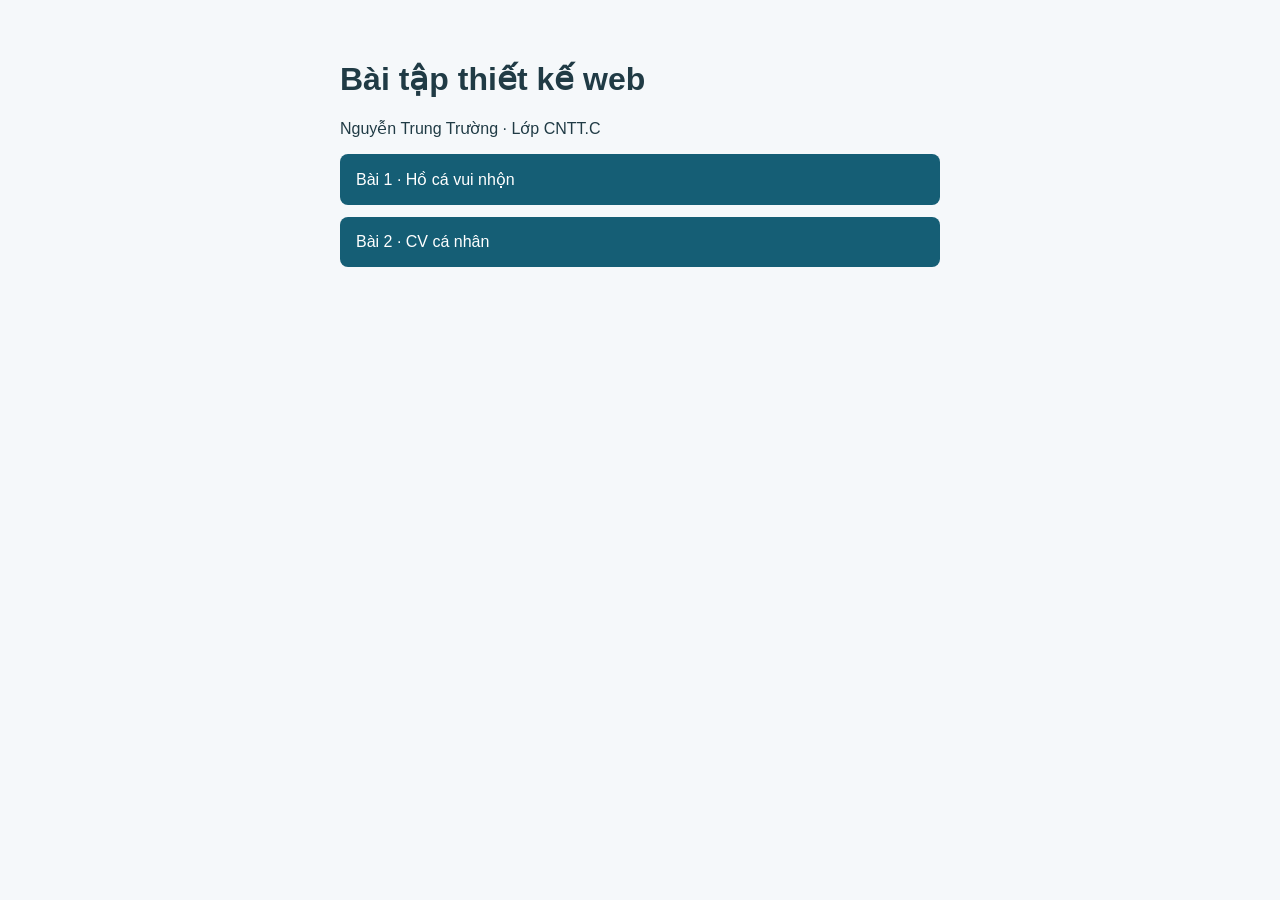
<file: index.html>
<!DOCTYPE html>
<html lang="vi">
<head>
    <meta charset="UTF-8">
    <meta name="viewport" content="width=device-width, initial-scale=1">
    <title>Bài tập thiết kế web | Nguyễn Trung Trường</title>
    <style>
        body {
            max-width: 600px;
            margin: 60px auto;
            padding: 0 20px;
            font-family: Arial, sans-serif;
            background: #f5f8fa;
            color: #203b45;
        }

        nav a {
            display: block;
            margin: 12px 0;
            padding: 16px;
            border-radius: 8px;
            background: #155e75;
            color: white;
            text-decoration: none;
        }

        nav a:hover, nav a:focus {
            background: #0c4659;
            text-decoration: underline;
        }
    </style>
</head>
<body>
    <main>
        <h1>Bài tập thiết kế web</h1>
        <p>Nguyễn Trung Trường · Lớp CNTT.C</p>
        <nav aria-label="Danh sách bài tập">
            <a href="hocavuinhon/index.html">Bài 1 · Hồ cá vui nhộn</a>
            <a href="cv/index.html">Bài 2 · CV cá nhân</a>
        </nav>
    </main>
</body>
</html>
</file>
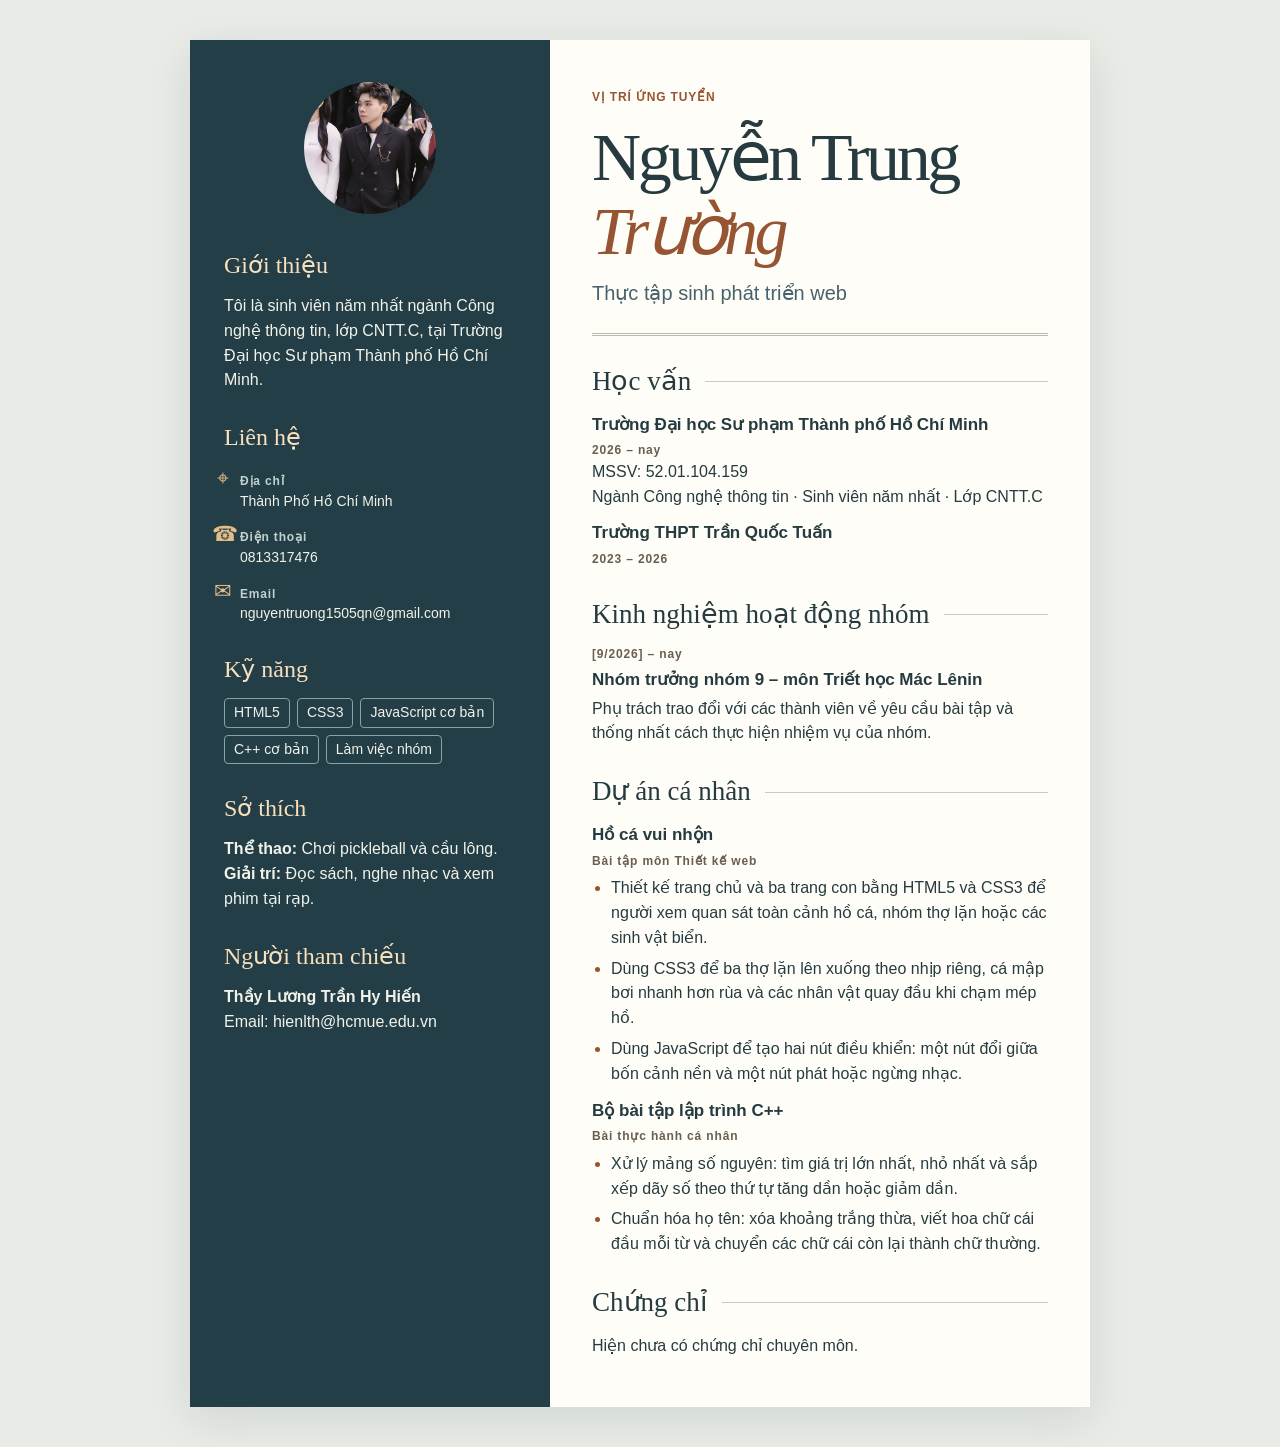
<file: cv/index.html>
<!doctype html>
<html lang="vi">
<head>
  <meta charset="utf-8">
  <meta name="viewport" content="width=device-width, initial-scale=1">
  <title>Nguyễn Trung Trường | CV cá nhân</title>
  <link rel="stylesheet" href="style.css">
</head>
<body>
  <main class="cv">
    <aside class="ho-so" aria-label="Thông tin cá nhân">
      <img class="avatar" src="images/avatar.jpg" alt="Ảnh Nguyễn Trung Trường">
      <section>
        <h2>Giới thiệu</h2>
        <p>Tôi là sinh viên năm nhất ngành Công nghệ thông tin, lớp CNTT.C, tại Trường Đại học Sư phạm Thành phố Hồ Chí Minh.</p>
      </section>
      <section>
        <h2>Liên hệ</h2>
        <ul class="lien-he">
          <li><span aria-hidden="true">⌖</span><div><b>Địa chỉ</b>Thành Phố Hồ Chí Minh</div></li>
          <li><span aria-hidden="true">☎</span><div><b>Điện thoại</b>0813317476</div></li>
          <li><span aria-hidden="true">✉</span><div><b>Email</b>nguyentruong1505qn@gmail.com</div></li>
        </ul>
      </section>
      <section>
        <h2>Kỹ năng</h2>
        <ul class="ky-nang">
    <li>HTML5</li>
    <li>CSS3</li>
    <li>JavaScript cơ bản</li>
    <li>C++ cơ bản</li>
    <li>Làm việc nhóm</li>
</ul>
      </section>
      <section>
    <h2>Sở thích</h2>
    <p><strong>Thể thao:</strong> Chơi pickleball và cầu lông.</p>
    <p><strong>Giải trí:</strong> Đọc sách, nghe nhạc và xem phim tại rạp.</p>
</section>
      <section><h2>Người tham chiếu</h2><p>
    <strong>Thầy Lương Trần Hy Hiến</strong><br>
    Email: hienlth@hcmue.edu.vn
</p></section>
    </aside>
    <article class="noi-dung">
      <header>
        <p class="nhan">Vị trí ứng tuyển</p>
        <h1>Nguyễn Trung<br><em>Trường</em></h1>
        <p class="vi-tri">Thực tập sinh phát triển web</p>
      </header>
      <section>
        <h2>Học vấn</h2>
        <h3>Trường Đại học Sư phạm Thành phố Hồ Chí Minh</h3>
        <p class="moc">2026 – nay</p>
        <p>MSSV: 52.01.104.159</p>
        <p>Ngành Công nghệ thông tin · Sinh viên năm nhất · Lớp CNTT.C</p>
        <h3>Trường THPT Trần Quốc Tuấn</h3>
        <p class="moc">2023 – 2026</p>
      </section>
      <section>
          <h2>Kinh nghiệm hoạt động nhóm</h2>
          <p class="moc">[9/2026] – nay</p>
          <h3>Nhóm trưởng nhóm 9 – môn Triết học Mác Lênin</h3>
          <p>Phụ trách trao đổi với các thành viên về yêu cầu bài tập
       và thống nhất cách thực hiện nhiệm vụ của nhóm.</p>
      </section>
      <section>
    <h2>Dự án cá nhân</h2>
    <h3>Hồ cá vui nhộn</h3>
    <p class="moc">Bài tập môn Thiết kế web</p>
    <ul class="du-an">
        <li>
            Thiết kế trang chủ và ba trang con bằng HTML5 và CSS3
            để người xem quan sát toàn cảnh hồ cá, nhóm thợ lặn
            hoặc các sinh vật biển.
        </li>
        <li>
            Dùng CSS3 để ba thợ lặn lên xuống theo nhịp riêng,
            cá mập bơi nhanh hơn rùa và các nhân vật quay đầu
            khi chạm mép hồ.
        </li>
        <li>
            Dùng JavaScript để tạo hai nút điều khiển: một nút đổi
            giữa bốn cảnh nền và một nút phát hoặc ngừng nhạc.
        </li>
    </ul>

    <h3>Bộ bài tập lập trình C++</h3>
    <p class="moc">Bài thực hành cá nhân</p>
    <ul class="du-an">
        <li>
            Xử lý mảng số nguyên: tìm giá trị lớn nhất, nhỏ nhất
            và sắp xếp dãy số theo thứ tự tăng dần hoặc giảm dần.
        </li>
        <li>
            Chuẩn hóa họ tên: xóa khoảng trắng thừa, viết hoa
            chữ cái đầu mỗi từ và chuyển các chữ cái còn lại
            thành chữ thường.
        </li>
    </ul>
</section>
      <section>
    <h2>Chứng chỉ</h2>
    <p>Hiện chưa có chứng chỉ chuyên môn.</p>
</section>
    </article>
  </main>
</body>
</html>
</file>
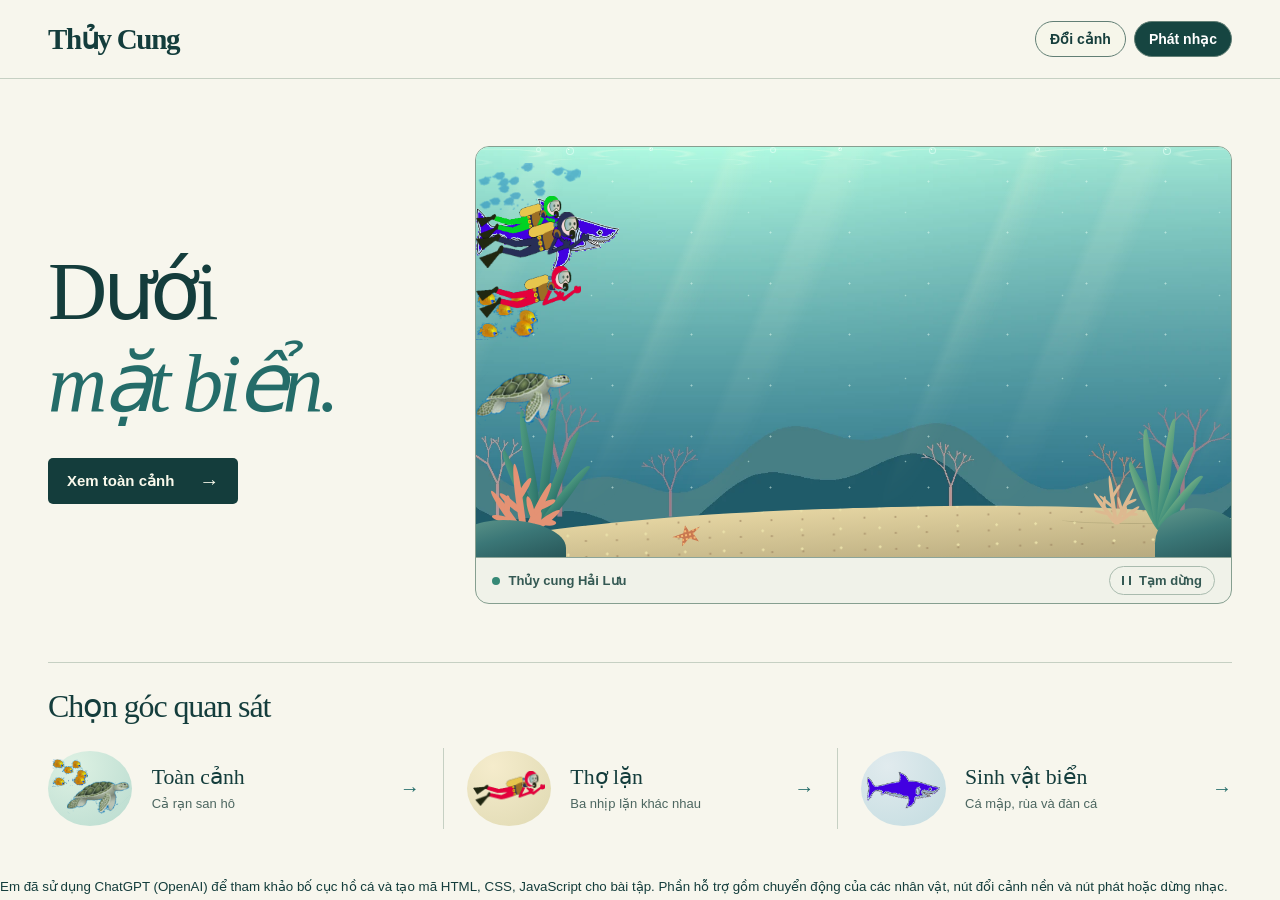
<file: hocavuinhon/index.html>
<!doctype html>
<html lang="vi">
<head>
  <meta charset="utf-8">
  <meta name="viewport" content="width=device-width, initial-scale=1">
  <meta name="description" content="Ba thợ lặn lên xuống trong khi cá mập, rùa biển và hai đàn cá bơi qua lại trước rạn san hô.">
  <title>Trang chủ · Hồ cá vui nhộn</title>
  <link rel="stylesheet" href="css/giao-dien.css">
  <link rel="stylesheet" href="css/canh-bien.css">
  <link rel="stylesheet" href="css/chuyen-dong.css">
  <link rel="stylesheet" href="css/dieu-khien.css">
  <script src="js/dieu-khien.js" defer></script>
</head>
<body>
  <header class="dau-trang">
    <div class="boc thanh-dieu-huong">
      <a class="thuong-hieu" href="index.html" aria-label="Hải Lưu – Trang chủ">
        <span class="dau-song" aria-hidden="true"><i></i></span>Thủy Cung
      </a>
      <div class="dieu-khien" role="group" aria-label="Điều khiển thủy cung">
        <button type="button" id="doi-canh" aria-controls="dai-duong" title="Cảnh hiện tại: Rạn san hô">Đổi cảnh</button>
        <button type="button" id="nut-nhac" aria-controls="nhac-bien">Phát nhạc</button>
        <span id="bao-dieu-khien" class="an-thi-giac" role="status"></span>
      </div>
      <audio id="nhac-bien" src="audio/nhac-bien.mp3" preload="none" loop></audio>
    </div>
  </header>
  <main class="boc">
    <section class="bia" aria-labelledby="tua">
      <div>
        <h1 id="tua">Dưới <em>mặt biển.</em></h1>
        <a class="lien-ket-chinh" href="toan-canh.html">Xem toàn cảnh <span class="mui-ten" aria-hidden="true">→</span></a>
      </div>
      <figure class="be">
        <input class="nut-dung an-thi-giac" type="checkbox" id="dung-hinh" aria-controls="dai-duong">
        <div class="khung-bien" id="dai-duong" role="img" aria-label="Ba thợ lặn lên xuống trong khi cá mập, rùa biển và hai đàn cá bơi qua lại trước rạn san hô.">
          <div class="tia-nang" aria-hidden="true"></div>
          <div class="van-nuoc" aria-hidden="true"></div>
          <div class="hat-sang" aria-hidden="true"></div>
          <div class="ran-xa" aria-hidden="true"></div>
          <div class="ran-gan" aria-hidden="true"></div>
          <div class="day-bien" aria-hidden="true">
            <div class="cat"></div>
            <div class="rong"><i></i><i></i><i></i><i></i><i></i></div>
            <div class="rong phai"><i></i><i></i><i></i><i></i><i></i></div>
            <div class="san-ho"><i></i><i></i><i></i><i></i></div>
            <div class="san-ho phai"><i></i><i></i><i></i><i></i></div>
            <div class="da"></div><div class="da phai"></div><div class="sao-bien"></div>
          </div>
          <div class="bot" aria-hidden="true">
            <i style="--x: 8%; --co: 5px; --nhip: 8s; --tre: -3s"></i>
            <i style="--x: 12%; --co: 8px; --nhip: 11s; --tre: -8s"></i>
            <i style="--x: 23%; --co: 4px; --nhip: 10s; --tre: -2s"></i>
            <i style="--x: 39%; --co: 6px; --nhip: 9s; --tre: -5s"></i>
            <i style="--x: 48%; --co: 4px; --nhip: 12s; --tre: -7s"></i>
            <i style="--x: 60%; --co: 7px; --nhip: 9s; --tre: -1s"></i>
            <i style="--x: 74%; --co: 5px; --nhip: 12s; --tre: -9s"></i>
            <i style="--x: 83%; --co: 4px; --nhip: 10s; --tre: -4s"></i>
            <i style="--x: 91%; --co: 8px; --nhip: 9s; --tre: -7s"></i>
          </div>
          <div class="nhan-vat dan-ca-xa">
            <img src="images/faintSchool.webp" alt="Đàn cá xanh ở xa">
          </div>
          <div class="nhan-vat ca-map">
            <img src="images/shark.webp" alt="Cá mập">
          </div>
          <div class="nhan-vat tho-luc">
            <img src="images/diver3.webp" alt="Thợ lặn áo xanh lá">
          </div>
          <div class="nhan-vat dan-ca-vang">
            <img src="images/goldFishSchool.webp" alt="Đàn cá vàng">
          </div>
          <div class="nhan-vat tho-xanh">
            <img src="images/diver1.webp" alt="Thợ lặn áo xanh dương">
          </div>
          <div class="nhan-vat rua-bien">
            <img src="images/turtle.webp" alt="Rùa biển">
          </div>
          <div class="nhan-vat tho-do">
            <img src="images/diver2.webp" alt="Thợ lặn áo đỏ">
          </div>
        </div>
        <figcaption>
          <span class="ten-khung">Thủy cung Hải Lưu</span>
          <label for="dung-hinh">
            <span class="dang-chay">Tạm dừng</span><span class="dang-dung">Phát tiếp</span>
          </label>
        </figcaption>
      </figure>
    </section>
    <section class="chon-canh" aria-labelledby="chon">
      <h2 id="chon">Chọn góc quan sát</h2>
      <div class="danh-muc">
        <a class="muc" href="toan-canh.html">
          <span class="hinh-muc nhom" aria-hidden="true">
            <img src="images/turtle.webp" alt=""><img src="images/goldFishSchool.webp" alt="">
          </span>
          <span><strong>Toàn cảnh</strong><small>Cả rạn san hô</small></span>
          <span class="mui-ten" aria-hidden="true">→</span>
        </a>
        <a class="muc" href="tho-lan.html">
          <span class="hinh-muc"><img src="images/diver2.webp" alt=""></span>
          <span><strong>Thợ lặn</strong><small>Ba nhịp lặn khác nhau</small></span>
          <span class="mui-ten" aria-hidden="true">→</span>
        </a>
        <a class="muc" href="sinh-vat.html">
          <span class="hinh-muc"><img src="images/shark.webp" alt=""></span>
          <span><strong>Sinh vật biển</strong><small>Cá mập, rùa và đàn cá</small></span>
          <span class="mui-ten" aria-hidden="true">→</span>
        </a>
      </div>
    </section>
  </main>
</body>
</html>
<footer>
    <small>
        Em đã sử dụng <a href="https://chatgpt.com/">ChatGPT (OpenAI)</a>
        để tham khảo bố cục hồ cá và tạo mã HTML, CSS, JavaScript cho bài tập.
        Phần hỗ trợ gồm chuyển động của các nhân vật, nút đổi cảnh nền
        và nút phát hoặc dừng nhạc.
    </small>
</footer>
</file>
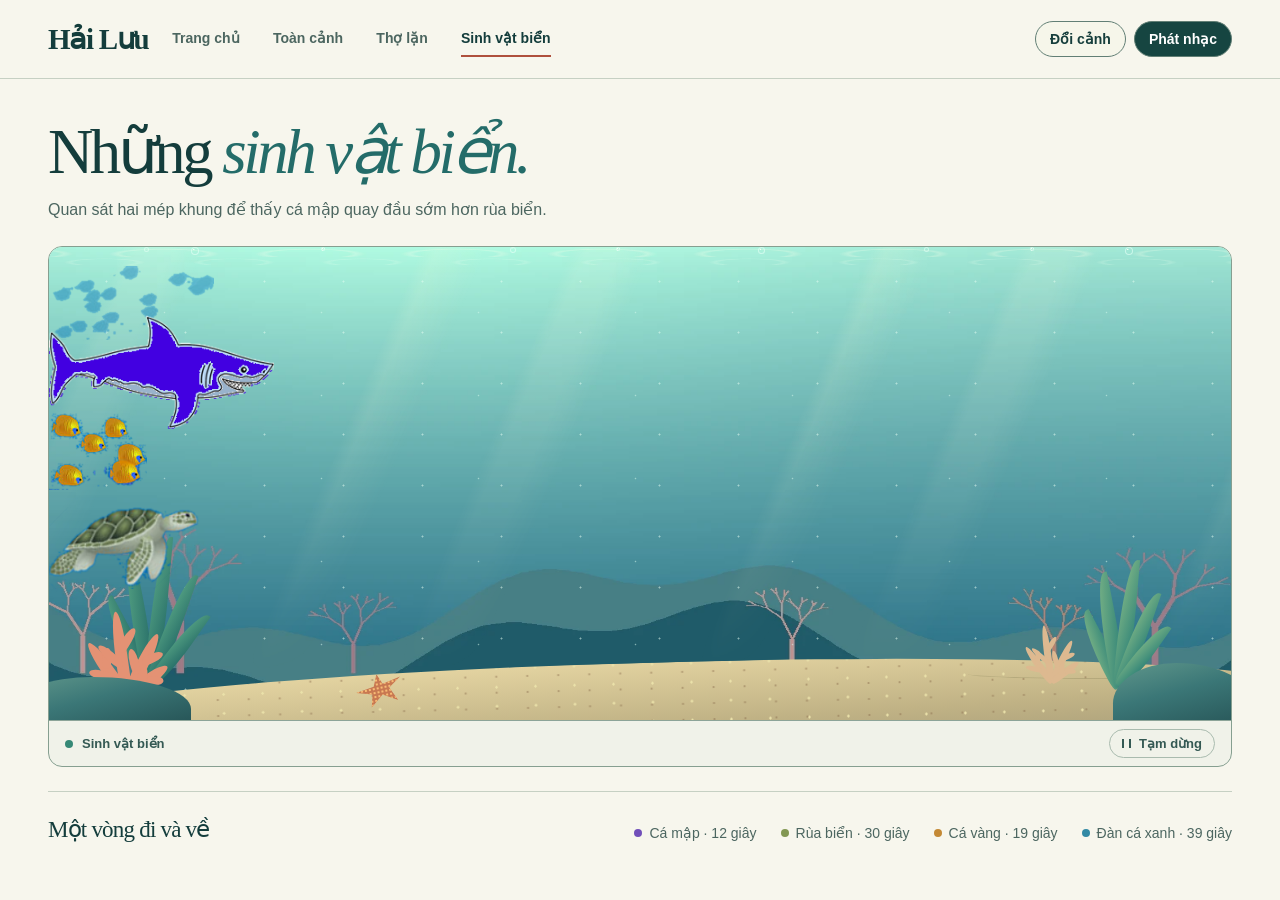
<file: hocavuinhon/sinh-vat.html>
<!doctype html>
<html lang="vi">
<head>
  <meta charset="utf-8">
  <meta name="viewport" content="width=device-width, initial-scale=1">
  <meta name="description" content="Cá mập, rùa, đàn cá vàng và đàn cá xanh bơi ngang mặt cắt của biển. Mỗi nhóm quay đầu khi tới thành bể.">
  <title>Sinh vật biển · Hải Lưu</title>
  <link rel="stylesheet" href="css/giao-dien.css">
  <link rel="stylesheet" href="css/canh-bien.css">
  <link rel="stylesheet" href="css/chuyen-dong.css">
  <link rel="stylesheet" href="css/dieu-khien.css">
  <script src="js/dieu-khien.js" defer></script>
</head>
<body>
  <header class="dau-trang">
    <div class="boc thanh-dieu-huong">
      <a class="thuong-hieu" href="index.html" aria-label="Hải Lưu – Trang chủ">
        <span class="dau-song" aria-hidden="true"><i></i></span>Hải Lưu
      </a>
      <nav aria-label="Điều hướng chính">
        <a href="index.html">Trang chủ</a>
        <a href="toan-canh.html">Toàn cảnh</a>
        <a href="tho-lan.html">Thợ lặn</a>
        <a href="sinh-vat.html" aria-current="page">Sinh vật biển</a>
      </nav>
      <div class="dieu-khien" role="group" aria-label="Điều khiển thủy cung">
        <button type="button" id="doi-canh" aria-controls="dai-duong" title="Cảnh hiện tại: Rạn san hô">Đổi cảnh</button>
        <button type="button" id="nut-nhac" aria-controls="nhac-bien">Phát nhạc</button>
        <span id="bao-dieu-khien" class="an-thi-giac" role="status"></span>
      </div>
      <audio id="nhac-bien" src="audio/nhac-bien.mp3" preload="none" loop></audio>
    </div>
  </header>
  <main class="boc">
    <header class="mo-canh">
      <h1>Những <em>sinh vật biển.</em></h1>
      <p>Quan sát hai mép khung để thấy cá mập quay đầu sớm hơn rùa biển.</p>
    </header>
    <figure class="be">
      <input class="nut-dung an-thi-giac" type="checkbox" id="dung-hinh" aria-controls="dai-duong">
      <div class="khung-bien" id="dai-duong" role="img" aria-label="Cá mập, rùa, đàn cá vàng và đàn cá xanh bơi ngang mặt cắt của biển. Mỗi nhóm quay đầu khi tới thành bể.">
        <div class="tia-nang" aria-hidden="true"></div>
        <div class="van-nuoc" aria-hidden="true"></div>
        <div class="hat-sang" aria-hidden="true"></div>
        <div class="ran-xa" aria-hidden="true"></div>
        <div class="ran-gan" aria-hidden="true"></div>
        <div class="day-bien" aria-hidden="true">
          <div class="cat"></div>
          <div class="rong"><i></i><i></i><i></i><i></i><i></i></div>
          <div class="rong phai"><i></i><i></i><i></i><i></i><i></i></div>
          <div class="san-ho"><i></i><i></i><i></i><i></i></div>
          <div class="san-ho phai"><i></i><i></i><i></i><i></i></div>
          <div class="da"></div><div class="da phai"></div><div class="sao-bien"></div>
        </div>
        <div class="bot" aria-hidden="true">
          <i style="--x: 8%; --co: 5px; --nhip: 8s; --tre: -3s"></i>
          <i style="--x: 12%; --co: 8px; --nhip: 11s; --tre: -8s"></i>
          <i style="--x: 23%; --co: 4px; --nhip: 10s; --tre: -2s"></i>
          <i style="--x: 39%; --co: 6px; --nhip: 9s; --tre: -5s"></i>
          <i style="--x: 48%; --co: 4px; --nhip: 12s; --tre: -7s"></i>
          <i style="--x: 60%; --co: 7px; --nhip: 9s; --tre: -1s"></i>
          <i style="--x: 74%; --co: 5px; --nhip: 12s; --tre: -9s"></i>
          <i style="--x: 83%; --co: 4px; --nhip: 10s; --tre: -4s"></i>
          <i style="--x: 91%; --co: 8px; --nhip: 9s; --tre: -7s"></i>
        </div>
        <div class="nhan-vat dan-ca-xa">
          <img src="images/faintSchool.webp" alt="Đàn cá xanh ở xa">
        </div>
        <div class="nhan-vat ca-map">
          <img src="images/shark.webp" alt="Cá mập">
        </div>
        <div class="nhan-vat dan-ca-vang">
          <img src="images/goldFishSchool.webp" alt="Đàn cá vàng">
        </div>
        <div class="nhan-vat rua-bien">
          <img src="images/turtle.webp" alt="Rùa biển">
        </div>
      </div>
      <figcaption>
        <span class="ten-khung">Sinh vật biển</span>
        <label for="dung-hinh">
          <span class="dang-chay">Tạm dừng</span><span class="dang-dung">Phát tiếp</span>
        </label>
      </figcaption>
    </figure>
    <section class="ghi-chu" aria-labelledby="ghi-chu">
      <h2 id="ghi-chu">Một vòng đi và về</h2>
      <ul>
        <li style="--cham: #714fb9">Cá mập · 12 giây</li>
        <li style="--cham: #829752">Rùa biển · 30 giây</li>
        <li style="--cham: #c48935">Cá vàng · 19 giây</li>
        <li style="--cham: #3289a4">Đàn cá xanh · 39 giây</li>
      </ul>
    </section>
  </main>
</body>
</html>
</file>
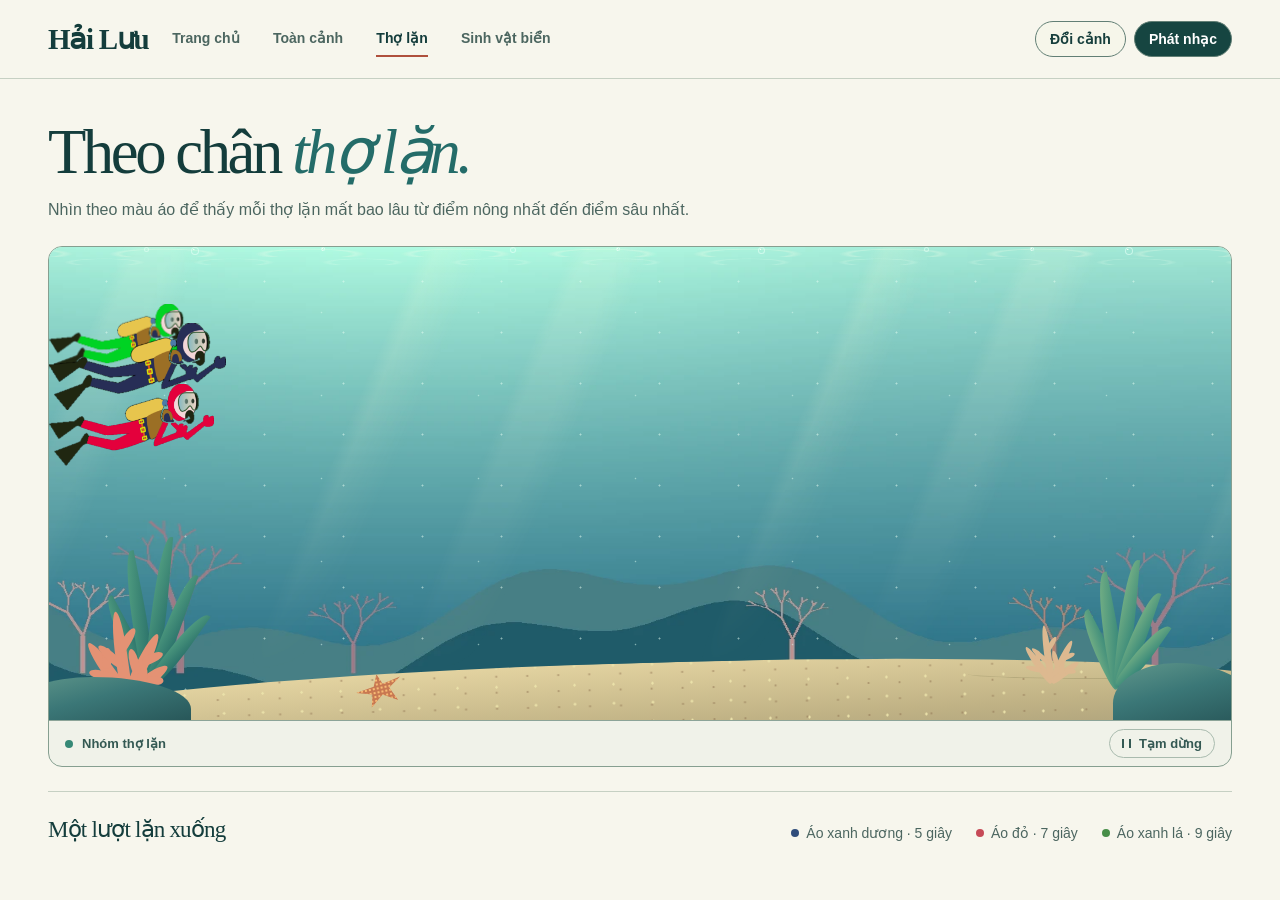
<file: hocavuinhon/tho-lan.html>
<!doctype html>
<html lang="vi">
<head>
  <meta charset="utf-8">
  <meta name="viewport" content="width=device-width, initial-scale=1">
  <meta name="description" content="Ba thợ lặn áo xanh dương, đỏ và xanh lá bơi ngang và thay đổi độ sâu theo ba nhịp khác nhau.">
  <title>Thợ lặn · Hải Lưu</title>
  <link rel="stylesheet" href="css/giao-dien.css">
  <link rel="stylesheet" href="css/canh-bien.css">
  <link rel="stylesheet" href="css/chuyen-dong.css">
  <link rel="stylesheet" href="css/dieu-khien.css">
  <script src="js/dieu-khien.js" defer></script>
</head>
<body>
  <header class="dau-trang">
    <div class="boc thanh-dieu-huong">
      <a class="thuong-hieu" href="index.html" aria-label="Hải Lưu – Trang chủ">
        <span class="dau-song" aria-hidden="true"><i></i></span>Hải Lưu
      </a>
      <nav aria-label="Điều hướng chính">
        <a href="index.html">Trang chủ</a>
        <a href="toan-canh.html">Toàn cảnh</a>
        <a href="tho-lan.html" aria-current="page">Thợ lặn</a>
        <a href="sinh-vat.html">Sinh vật biển</a>
      </nav>
      <div class="dieu-khien" role="group" aria-label="Điều khiển thủy cung">
        <button type="button" id="doi-canh" aria-controls="dai-duong" title="Cảnh hiện tại: Rạn san hô">Đổi cảnh</button>
        <button type="button" id="nut-nhac" aria-controls="nhac-bien">Phát nhạc</button>
        <span id="bao-dieu-khien" class="an-thi-giac" role="status"></span>
      </div>
      <audio id="nhac-bien" src="audio/nhac-bien.mp3" preload="none" loop></audio>
    </div>
  </header>
  <main class="boc">
    <header class="mo-canh">
      <h1>Theo chân <em>thợ lặn.</em></h1>
      <p>Nhìn theo màu áo để thấy mỗi thợ lặn mất bao lâu từ điểm nông nhất đến điểm sâu nhất.</p>
    </header>
    <figure class="be">
      <input class="nut-dung an-thi-giac" type="checkbox" id="dung-hinh" aria-controls="dai-duong">
      <div class="khung-bien" id="dai-duong" role="img" aria-label="Ba thợ lặn áo xanh dương, đỏ và xanh lá bơi ngang và thay đổi độ sâu theo ba nhịp khác nhau.">
        <div class="tia-nang" aria-hidden="true"></div>
        <div class="van-nuoc" aria-hidden="true"></div>
        <div class="hat-sang" aria-hidden="true"></div>
        <div class="ran-xa" aria-hidden="true"></div>
        <div class="ran-gan" aria-hidden="true"></div>
        <div class="day-bien" aria-hidden="true">
          <div class="cat"></div>
          <div class="rong"><i></i><i></i><i></i><i></i><i></i></div>
          <div class="rong phai"><i></i><i></i><i></i><i></i><i></i></div>
          <div class="san-ho"><i></i><i></i><i></i><i></i></div>
          <div class="san-ho phai"><i></i><i></i><i></i><i></i></div>
          <div class="da"></div><div class="da phai"></div><div class="sao-bien"></div>
        </div>
        <div class="bot" aria-hidden="true">
          <i style="--x: 8%; --co: 5px; --nhip: 8s; --tre: -3s"></i>
          <i style="--x: 12%; --co: 8px; --nhip: 11s; --tre: -8s"></i>
          <i style="--x: 23%; --co: 4px; --nhip: 10s; --tre: -2s"></i>
          <i style="--x: 39%; --co: 6px; --nhip: 9s; --tre: -5s"></i>
          <i style="--x: 48%; --co: 4px; --nhip: 12s; --tre: -7s"></i>
          <i style="--x: 60%; --co: 7px; --nhip: 9s; --tre: -1s"></i>
          <i style="--x: 74%; --co: 5px; --nhip: 12s; --tre: -9s"></i>
          <i style="--x: 83%; --co: 4px; --nhip: 10s; --tre: -4s"></i>
          <i style="--x: 91%; --co: 8px; --nhip: 9s; --tre: -7s"></i>
        </div>
        <div class="nhan-vat tho-luc">
          <img src="images/diver3.webp" alt="Thợ lặn áo xanh lá">
        </div>
        <div class="nhan-vat tho-xanh">
          <img src="images/diver1.webp" alt="Thợ lặn áo xanh dương">
        </div>
        <div class="nhan-vat tho-do">
          <img src="images/diver2.webp" alt="Thợ lặn áo đỏ">
        </div>
      </div>
      <figcaption>
        <span class="ten-khung">Nhóm thợ lặn</span>
        <label for="dung-hinh">
          <span class="dang-chay">Tạm dừng</span><span class="dang-dung">Phát tiếp</span>
        </label>
      </figcaption>
    </figure>
    <section class="ghi-chu" aria-labelledby="ghi-chu">
      <h2 id="ghi-chu">Một lượt lặn xuống</h2>
      <ul>
        <li style="--cham: #304d7b">Áo xanh dương · 5 giây</li>
        <li style="--cham: #c64a57">Áo đỏ · 7 giây</li>
        <li style="--cham: #478e48">Áo xanh lá · 9 giây</li>
      </ul>
    </section>
  </main>
</body>
</html>
</file>
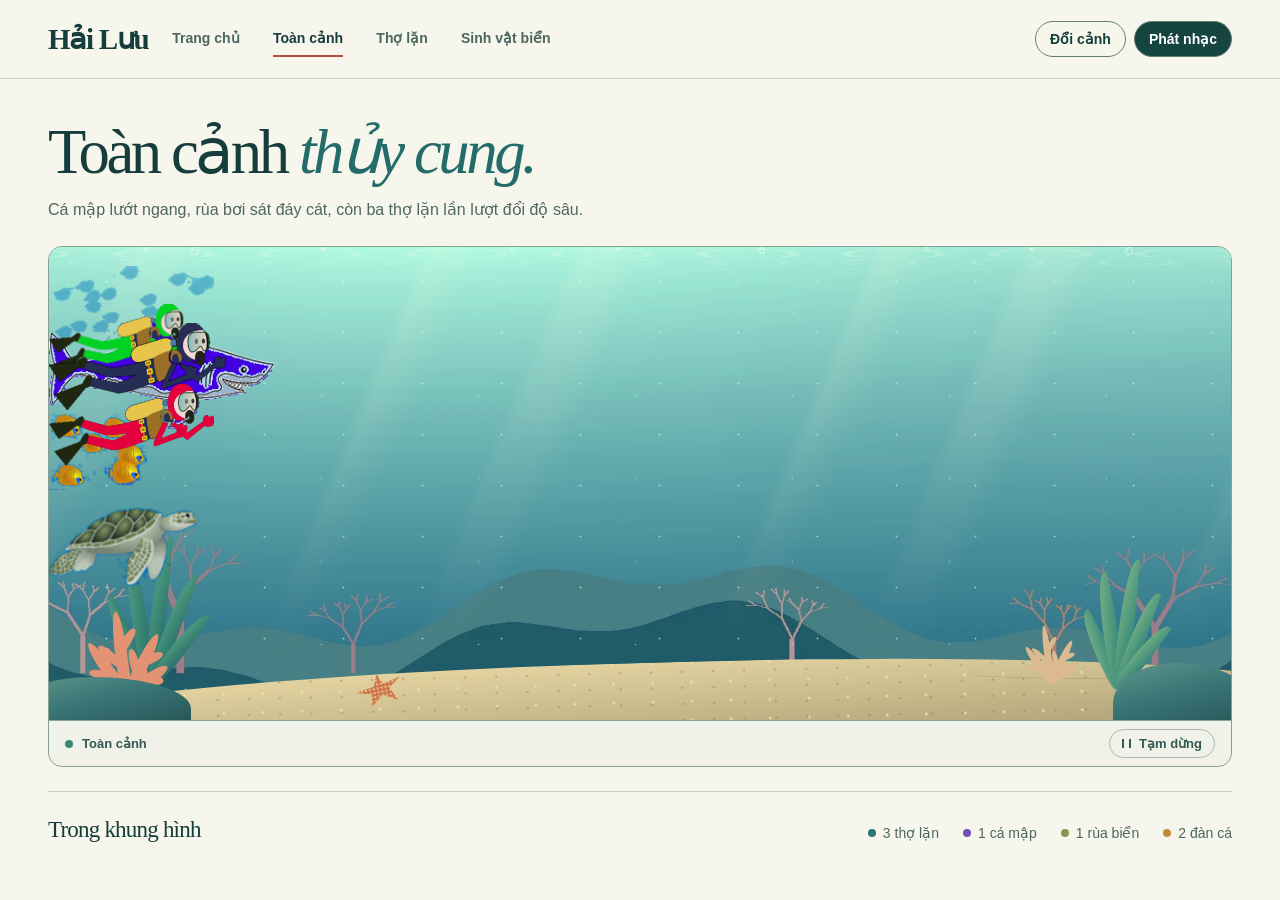
<file: hocavuinhon/toan-canh.html>
<!doctype html>
<html lang="vi">
<head>
  <meta charset="utf-8">
  <meta name="viewport" content="width=device-width, initial-scale=1">
  <meta name="description" content="Ba thợ lặn lên xuống trong khi cá mập, rùa biển và hai đàn cá bơi qua lại trước rạn san hô.">
  <title>Toàn cảnh · Hải Lưu</title>
  <link rel="stylesheet" href="css/giao-dien.css">
  <link rel="stylesheet" href="css/canh-bien.css">
  <link rel="stylesheet" href="css/chuyen-dong.css">
  <link rel="stylesheet" href="css/dieu-khien.css">
  <script src="js/dieu-khien.js" defer></script>
</head>
<body>
  <header class="dau-trang">
    <div class="boc thanh-dieu-huong">
      <a class="thuong-hieu" href="index.html" aria-label="Hải Lưu – Trang chủ">
        <span class="dau-song" aria-hidden="true"><i></i></span>Hải Lưu
      </a>
      <nav aria-label="Điều hướng chính">
        <a href="index.html">Trang chủ</a>
        <a href="toan-canh.html" aria-current="page">Toàn cảnh</a>
        <a href="tho-lan.html">Thợ lặn</a>
        <a href="sinh-vat.html">Sinh vật biển</a>
      </nav>
      <div class="dieu-khien" role="group" aria-label="Điều khiển thủy cung">
        <button type="button" id="doi-canh" aria-controls="dai-duong" title="Cảnh hiện tại: Rạn san hô">Đổi cảnh</button>
        <button type="button" id="nut-nhac" aria-controls="nhac-bien">Phát nhạc</button>
        <span id="bao-dieu-khien" class="an-thi-giac" role="status"></span>
      </div>
      <audio id="nhac-bien" src="audio/nhac-bien.mp3" preload="none" loop></audio>
    </div>
  </header>
  <main class="boc">
    <header class="mo-canh">
      <h1>Toàn cảnh <em>thủy cung.</em></h1>
      <p>Cá mập lướt ngang, rùa bơi sát đáy cát, còn ba thợ lặn lần lượt đổi độ sâu.</p>
    </header>
    <figure class="be">
      <input class="nut-dung an-thi-giac" type="checkbox" id="dung-hinh" aria-controls="dai-duong">
      <div class="khung-bien" id="dai-duong" role="img" aria-label="Ba thợ lặn lên xuống trong khi cá mập, rùa biển và hai đàn cá bơi qua lại trước rạn san hô.">
        <div class="tia-nang" aria-hidden="true"></div>
        <div class="van-nuoc" aria-hidden="true"></div>
        <div class="hat-sang" aria-hidden="true"></div>
        <div class="ran-xa" aria-hidden="true"></div>
        <div class="ran-gan" aria-hidden="true"></div>
        <div class="day-bien" aria-hidden="true">
          <div class="cat"></div>
          <div class="rong"><i></i><i></i><i></i><i></i><i></i></div>
          <div class="rong phai"><i></i><i></i><i></i><i></i><i></i></div>
          <div class="san-ho"><i></i><i></i><i></i><i></i></div>
          <div class="san-ho phai"><i></i><i></i><i></i><i></i></div>
          <div class="da"></div><div class="da phai"></div><div class="sao-bien"></div>
        </div>
        <div class="bot" aria-hidden="true">
          <i style="--x: 8%; --co: 5px; --nhip: 8s; --tre: -3s"></i>
          <i style="--x: 12%; --co: 8px; --nhip: 11s; --tre: -8s"></i>
          <i style="--x: 23%; --co: 4px; --nhip: 10s; --tre: -2s"></i>
          <i style="--x: 39%; --co: 6px; --nhip: 9s; --tre: -5s"></i>
          <i style="--x: 48%; --co: 4px; --nhip: 12s; --tre: -7s"></i>
          <i style="--x: 60%; --co: 7px; --nhip: 9s; --tre: -1s"></i>
          <i style="--x: 74%; --co: 5px; --nhip: 12s; --tre: -9s"></i>
          <i style="--x: 83%; --co: 4px; --nhip: 10s; --tre: -4s"></i>
          <i style="--x: 91%; --co: 8px; --nhip: 9s; --tre: -7s"></i>
        </div>
        <div class="nhan-vat dan-ca-xa">
          <img src="images/faintSchool.webp" alt="Đàn cá xanh ở xa">
        </div>
        <div class="nhan-vat ca-map">
          <img src="images/shark.webp" alt="Cá mập">
        </div>
        <div class="nhan-vat tho-luc">
          <img src="images/diver3.webp" alt="Thợ lặn áo xanh lá">
        </div>
        <div class="nhan-vat dan-ca-vang">
          <img src="images/goldFishSchool.webp" alt="Đàn cá vàng">
        </div>
        <div class="nhan-vat tho-xanh">
          <img src="images/diver1.webp" alt="Thợ lặn áo xanh dương">
        </div>
        <div class="nhan-vat rua-bien">
          <img src="images/turtle.webp" alt="Rùa biển">
        </div>
        <div class="nhan-vat tho-do">
          <img src="images/diver2.webp" alt="Thợ lặn áo đỏ">
        </div>
      </div>
      <figcaption>
        <span class="ten-khung">Toàn cảnh</span>
        <label for="dung-hinh">
          <span class="dang-chay">Tạm dừng</span><span class="dang-dung">Phát tiếp</span>
        </label>
      </figcaption>
    </figure>
    <section class="ghi-chu" aria-labelledby="ghi-chu">
      <h2 id="ghi-chu">Trong khung hình</h2>
      <ul>
        <li style="--cham: #2b7674">3 thợ lặn</li>
        <li style="--cham: #714fb9">1 cá mập</li>
        <li style="--cham: #829752">1 rùa biển</li>
        <li style="--cham: #c48935">2 đàn cá</li>
      </ul>
    </section>
  </main>
</body>
</html>
</file>
<file: cv/style.css>
* { box-sizing: border-box; }
:root {
  --dam: #233e46;
  --giay: #fffdf7;
  --chu: #253b40;
  --dong: #965432;
}
body {
  margin: 0;
  padding: 40px 16px;
  font: 16px/1.55 "Segoe UI", Arial, sans-serif;
  color: var(--chu);
  background: #e8ebe6;
}
.cv {
  display: grid;
  grid-template-columns: 40% 60%;
  max-width: 900px;
  min-height: 1120px;
  margin: auto;
  background: var(--giay);
  box-shadow: 0 12px 40px #18373b1c;
}
.ho-so, .noi-dung { min-width: 0; overflow-wrap: break-word; }
.ho-so { padding: 42px 34px; color: #f1f3e9; background: var(--dam); }
.noi-dung { padding: 48px 42px; }
.avatar { display: block; width: 132px; aspect-ratio: 1; object-fit: cover; border-radius: 50%; margin: 0 auto 36px; }
h1, h2 { font-family: "Spectral", Georgia, serif; }
h1 { margin: 13px 0 10px; font-size: clamp(42px, 5.9vw, 68px); line-height: 1.09; letter-spacing: -.05em; font-weight: 500; }
h1 em { color: var(--dong); }
h2 { font-weight: 500; line-height: 1.25; margin: 0 0 14px; font-size: 27px; }
h3 { font-size: 17px; line-height: 1.45; margin: 12px 0 4px; }
p, ul { margin: 0; }
section { margin-top: 29px; }
.ho-so h2 { color: #f8dfbd; }
.noi-dung h2 { display: flex; align-items: center; gap: 14px; }
.noi-dung h2::after { content: ""; flex: 1; height: 1px; background: #cecbbd; }
.nhan, .moc, .lien-he b {
  font-size: 12px; letter-spacing: .07em; font-weight: 650;
}
.nhan { color: var(--dong); text-transform: uppercase; }
.vi-tri { font-size: 20px; color: #47626a; }
.noi-dung header { padding-bottom: 24px; border-bottom: 3px double #b9bbad; }
.moc { color: #695e50; }
.moc + h3 { margin-top: 4px; }
.lien-he, .ky-nang { list-style: none; padding: 0; }
.lien-he li { display: flex; gap: 12px; align-items: baseline; margin: 10px 0; }
.lien-he span { font: 21px Georgia, serif; color: #e4bc88; width: 22px; flex: none; text-align: center; }
.lien-he b { display: block; color: #c1d2d0; }
.ky-nang { display: flex; flex-wrap: wrap; gap: 7px; }
.ky-nang li { border: 1px solid #88a3a2; border-radius: 4px; padding: 3px 9px; font-size: 14px; }
.du-an { padding-left: 19px; }
.du-an li { margin-top: 6px; }
.du-an li::marker { color: var(--dong); }
@media (max-width: 650px) {
  body { padding: 0; font-size: 14px; }
  .ho-so, .noi-dung { padding: 24px 12px; }
  h1 { font-size: clamp(29px, 6.6vw, 43px); }
  h2 { font-size: 21px; }
  h3, .vi-tri { font-size: 16px; }
  .avatar { width: min(100%, 95px); }
  .lien-he li { gap: 5px; }
}
@page { size: A4 portrait; margin: 8mm; }
@media print {
  body { padding: 0; font-size: 10pt; background: white; }
  .cv { min-height: 275mm; box-shadow: none; print-color-adjust: exact; }
  .ho-so, .noi-dung { padding: 8mm 6mm; }
  section { margin-top: 5mm; break-inside: avoid; }
  .avatar { width: 28mm; margin-bottom: 6mm; }
  h1 { font-size: 38pt; }
  h2 { font-size: 17pt; }
}
.lien-he {
    margin-left: -12px;
    margin-right: -12px;
}
.lien-he li {
    gap: 6px;
}
.lien-he li > div {
    min-width: 0;
    font-size: 14px;
    overflow-wrap: anywhere;
}
.noi-dung h2 {
    font-family: "Times New Roman", serif;
}
.ho-so h2 {
    font-family: "Times New Roman", serif;
    font-size: 24px;
}
</file>
<file: hocavuinhon/css/giao-dien.css>
:root {
  --giay: #f7f6ed;
  --muc: #143d3c;
  --chu-phu: #4c6660;
  --vien: #c6d0c3;
  --bien: #246c69;
  --san-ho: #af503d;
  --chu-tua: "DM Serif Text", Georgia, "Times New Roman", serif;
  --chu: "DM Sans", "Segoe UI", Arial, sans-serif;
  color: var(--muc);
  background: var(--giay);
  font-family: var(--chu);
}
* { box-sizing: border-box; }
body { margin: 0; }
h1, h2, p, figure { margin: 0; }
a { color: inherit; text-decoration: none; }
a:focus-visible, .nut-dung:focus-visible ~ figcaption label {
  outline: 3px solid #ac4e34; outline-offset: 4px;
}
.an-thi-giac {
  position: absolute; width: 1px; height: 1px;
  padding: 0; margin: -1px; overflow: hidden; clip-path: inset(50%); white-space: nowrap;
}
.boc { width: min(1240px, calc(100% - 96px)); margin-inline: auto; }
.dau-trang { border-bottom: 1px solid var(--vien); }
.thanh-dieu-huong {
  min-height: 78px; display: flex; align-items: center; justify-content: space-between; gap: 24px;
}
.thuong-hieu {
  display: inline-flex; align-items: center; gap: 12px;
  font: bold 29px/1 var(--chu-tua); letter-spacing: -1.3px; white-space: nowrap;
}
.dau-song {
  position: relative; display: inline-block; width: 38px; height: 38px; overflow: hidden;
  background: var(--muc); border-radius: 50%;
}
.dau-song i, .dau-song i::after {
  position: absolute; display: block; width: 40px; height: 17px;
  border-bottom: 2px solid #c1e3d1; border-radius: 0 25% 58% 45%; transform: rotate(-16deg);
}
.dau-song i { left: -2px; top: 2px; }
.dau-song i::after { content: ""; top: 5px; left: -2px; transform: none; }
.dau-song::after { content: ""; position: absolute; width: 6px; height: 6px; border-radius: 50%; background: #efb087; top: 6px; left: 11px; }
nav { display: flex; align-items: center; gap: clamp(14px, 2.6vw, 38px); }
nav a {
  display: inline-block; padding: 9px 0;
  color: var(--chu-phu); font-size: 14px; font-weight: 600; border-bottom: 2px solid transparent;
}
nav a[aria-current="page"] { color: var(--muc); border-bottom-color: var(--san-ho); }
nav a:hover { color: var(--muc); border-bottom-color: var(--bien); }

.bia {
  display: grid; grid-template-columns: minmax(245px, .88fr) minmax(0, 1.8fr);
  align-items: center; gap: clamp(24px, 4.4vw, 72px);
  padding: clamp(35px, 5.2vw, 76px) 0 clamp(32px, 4.5vw, 64px);
}
h1, h2 { font-family: var(--chu-tua); font-weight: 500; }
h1 { letter-spacing: -.055em; font-size: clamp(54px, 6.4vw, 94px); line-height: 1.12; }
h1 em { color: var(--bien); font-weight: 400; }
.bia h1 em { display: block; }
.bia p, .mo-canh p {
  max-width: 38ch; margin-top: 21px; color: var(--chu-phu);
  font-size: clamp(16px, 1.25vw, 19px); line-height: 1.6;
}
.lien-ket-chinh {
  display: inline-flex; gap: 25px; align-items: center;
  margin-top: 28px; padding: 13px 19px; border-radius: 5px;
  background: var(--muc); color: #faf9ec; font-size: 15px; font-weight: 600;
}
.lien-ket-chinh:hover { background: var(--bien); }
.mui-ten { font: 20px/1 var(--chu); }

.be {
  position: relative; min-width: 0; overflow: hidden;
  border: 1px solid #869f90; border-radius: 14px;
  background: #f0f2e9;
}
.be figcaption {
  display: flex; align-items: center; justify-content: space-between; gap: 10px;
  padding: 8px 16px; min-height: 46px;
  color: #345953; font-size: 13px; border-top: 1px solid #8ca498;
}
.ten-khung { display: inline-flex; align-items: center; gap: 9px; font-weight: 600; }
.ten-khung::before {
  content: ""; width: 8px; height: 8px; border-radius: 50%; background: #368976;
}
.be label {
  display: inline-flex; align-items: center; cursor: pointer;
  font-weight: 600; border: 1px solid #a9bbae; border-radius: 20px; padding: 6px 12px;
}
.be label:hover { border-color: var(--bien); color: var(--muc); }
.be label span { display: inline-flex; align-items: center; gap: 8px; }
.dang-chay::before { content: ""; width: 5px; height: 9px; border-inline: 2px solid currentColor; }
.dang-dung::before { content: ""; width: 0; height: 0; border-block: 5px solid transparent; border-left: 7px solid currentColor; }
.be label .dang-dung, .nut-dung:checked ~ figcaption .dang-chay { display: none; }
.nut-dung:checked ~ figcaption .dang-dung { display: inline-flex; }
@media (prefers-reduced-motion: reduce) {
  .be label .dang-chay, .nut-dung:checked ~ figcaption .dang-dung { display: none; }
  .be label .dang-dung, .nut-dung:checked ~ figcaption .dang-chay { display: inline-flex; }
}

.chon-canh, .ghi-chu { padding: 23px 0 48px; border-top: 1px solid var(--vien); }
h2 { font-size: clamp(26px, 2.5vw, 36px); line-height: 1.25; letter-spacing: -.035em; }
.danh-muc { display: grid; grid-template-columns: repeat(3, 1fr); margin-top: 22px; }
.muc {
  min-width: 0; display: flex; align-items: center; gap: clamp(12px, 1.5vw, 20px);
  padding: 3px clamp(14px, 1.8vw, 24px); border-left: 1px solid var(--vien);
}
.muc:first-child { padding-left: 0; border-left: 0; }
.muc:last-child { padding-right: 0; }
.hinh-muc {
  flex: 0 0 clamp(58px, 6.6vw, 94px); aspect-ratio: 1.12; position: relative;
  display: grid; place-items: center; border-radius: 50%;
  background: radial-gradient(ellipse at 31% 20%, #ddf1e3, #b9dbcf);
}
.hinh-muc img { display: block; width: 86%; height: 83%; object-fit: contain; }
.muc:nth-child(2) .hinh-muc { background: radial-gradient(ellipse at 31% 20%, #f5eccc, #dfd9b2); }
.muc:nth-child(3) .hinh-muc { background: radial-gradient(ellipse at 31% 20%, #e1ebee, #c3dce0); }
.hinh-muc.nhom img { position: absolute; width: 74%; height: 62%; bottom: 7%; right: 3%; }
.hinh-muc.nhom img + img { width: 42%; height: 46%; top: 7%; left: 5%; }
.muc strong { display: block; font: 500 clamp(18px, 1.7vw, 25px)/1.15 var(--chu-tua); }
.muc small { display: block; margin-top: 5px; color: var(--chu-phu); font-size: 13px; line-height: 1.35; }
.muc .mui-ten { margin-left: auto; color: var(--bien); }
.muc:hover strong { color: var(--bien); text-decoration: underline; text-underline-offset: .16em; }

.mo-canh { padding: clamp(24px, 3vw, 42px) 0 24px; }
.mo-canh h1 { font-size: clamp(40px, 4.9vw, 71px); }
.mo-canh p { max-width: 76ch; margin-top: 9px; font-size: 16px; }
.ghi-chu { margin-top: 24px; display: flex; gap: 22px; justify-content: space-between; align-items: baseline; }
.ghi-chu h2 { font-size: clamp(22px, 1.8vw, 28px); }
.ghi-chu ul { display: flex; list-style: none; padding: 0; margin: 0; gap: 10px 24px; flex-wrap: wrap; }
.ghi-chu li { display: inline-flex; align-items: center; gap: 7px; font-size: 14px; color: var(--chu-phu); }
.ghi-chu li::before { content: ""; width: 8px; height: 8px; border-radius: 50%; background: var(--cham); }

@media (max-width: 930px) {
  .boc { width: calc(100% - 56px); }
  .bia { gap: 24px; grid-template-columns: minmax(205px, .78fr) minmax(0, 1.5fr); }
  .bia h1 { font-size: clamp(50px, 6.8vw, 68px); }
  .muc small { font-size: 12px; }
  .ghi-chu { flex-direction: column; gap: 12px; }
}
@media (max-width: 730px) {
  .boc { width: calc(100% - 36px); }
  .thanh-dieu-huong { flex-wrap: wrap; min-height: auto; padding: 14px 0 0; gap: 7px 20px; }
  nav { flex-wrap: wrap; }
  .thuong-hieu { font-size: 25px; }
  .dau-song { width: 32px; height: 32px; }
  .bia { grid-template-columns: 1fr; padding-block: 26px; gap: 22px; }
  .bia h1 { font-size: clamp(42px, 8.3vw, 66px); }
  .bia h1 em { display: inline; }
  .bia p { max-width: 50ch; margin-top: 8px; }
  .lien-ket-chinh { margin-top: 14px; padding: 10px 15px; }
  .chon-canh { padding-top: 17px; }
  .danh-muc { grid-template-columns: 1fr; margin-top: 10px; }
  .muc, .muc:first-child, .muc:last-child { padding: 11px 0; border-left: 0; border-bottom: 1px solid var(--vien); }
  .hinh-muc { flex-basis: 57px; }
  .muc strong { font-size: 23px; }
  .muc small { font-size: 13px; }
}
@media (max-width: 540px) {
  nav { width: 100%; justify-content: space-between; gap: 6px; }
  nav a { font-size: 13px; padding-block: 9px; }
  .be figcaption { padding-inline: 10px; }
}
</file>
<file: hocavuinhon/css/canh-bien.css>
/* Mặt nước, rạn đá và đáy cát được vẽ bằng các lớp CSS. */
.khung-bien {
  position: relative;
  isolation: isolate;
  overflow: hidden;
  width: 100%;
  aspect-ratio: 2.5;
  background:
    radial-gradient(ellipse at 19% -18%, #ffffd8 1%, #d5f5d58a 23%, transparent 53%),
    linear-gradient(169deg, #98dfcf 0%, #64c1be 26%, #338f9f 56%, #1f657d 80%, #194a65 100%);
}

.bia .khung-bien { aspect-ratio: 1.84; }

.tia-nang, .van-nuoc, .hat-sang, .ran-xa, .ran-gan { position: absolute; pointer-events: none; }
.tia-nang {
  inset: -9% -12% 10%;
  background: repeating-linear-gradient(113deg, transparent 0 5%, #faffdb27 6%,
    transparent 9% 14%, #ffffe31f 15% 17%, transparent 19% 27%);
  mask-image: linear-gradient(#000 0%, #0009 50%, transparent);
  animation: nuoc-troi 15s ease-in-out infinite alternate;
}
.van-nuoc {
  inset: -2% -12% auto;
  height: 23%;
  opacity: .65;
  background:
    radial-gradient(ellipse 43% 41% at 50% 80%, transparent 58%, #edffed8f 65%, transparent 78%) 12px -10px / 102px 17px repeat-x,
    radial-gradient(ellipse 47% 41% at 50% 82%, transparent 58%, #f4ffeb70 67%, transparent 81%) 38px 2px / 146px 17px repeat-x,
    radial-gradient(ellipse 39% 39% at 50% 80%, transparent 58%, #e4ffed59 68%, transparent 82%) 4px 14px / 129px 13px repeat-x;
  animation: nuoc-troi 9s ease-in-out -3s infinite alternate;
}
.hat-sang {
  inset: 0;
  opacity: .53;
  background:
    radial-gradient(circle, #e8fff3 0 .8px, transparent 1.2px) 18px 9px / 79px 51px,
    radial-gradient(circle, #d7fbef 0 .6px, transparent 1.1px) 37px 24px / 157px 83px;
}
.ran-xa {
  inset: auto -12% 0;
  height: 54%;
  opacity: .57;
  background: linear-gradient(#328f94, #226e86);
  clip-path: polygon(0 28%, 5% 30%, 7% 26%, 12% 42%, 18% 47%, 23% 59%, 28% 57%, 33% 63%, 40% 70%, 48% 64%, 53% 62%, 57% 66%, 63% 51%, 69% 55%, 75% 40%, 80% 35%, 85% 40%, 90% 21%, 96% 15%, 100% 20%, 100% 100%, 0 100%);
  animation: nuoc-troi 24s ease-in-out -5s infinite alternate;
}
.ran-gan {
  inset: auto -10% -2%;
  height: 40%;
  background: linear-gradient(165deg, #236f75 6%, #215a70 65%, #18465b);
  clip-path: polygon(0 27%, 4% 16%, 9% 23%, 13% 39%, 18% 41%, 25% 65%, 32% 68%, 39% 77%, 45% 76%, 48% 71%, 54% 76%, 62% 62%, 70% 61%, 75% 49%, 78% 47%, 83% 32%, 89% 35%, 96% 18%, 100% 25%, 100% 100%, 0 100%);
  animation: nuoc-troi 18s ease-in-out -12s infinite alternate-reverse;
}
@keyframes nuoc-troi {
  from { transform: translateX(-4%); }
  to { transform: translateX(4%); }
}

.day-bien { position: absolute; inset: 0; pointer-events: none; }
.cat {
  position: absolute;
  left: -8%; bottom: -13%;
  width: 116%; height: 25%;
  border-radius: 51% 46% 0 0 / 49% 41% 0 0;
  transform: rotate(-1.5deg);
  background:
    radial-gradient(ellipse at 50% 50%, #896b4b78 0 1px, transparent 1.65px) 1px 2px / 31px 16px,
    radial-gradient(circle, #eae1a9 0 1px, transparent 1.5px) 17px 11px / 39px 19px,
    linear-gradient(178deg, #e6d6a3 8%, #c0b285 52%, #968e70);
}
.cat::after {
  content: "";
  position: absolute;
  right: 12%; top: 16%; width: 14%; height: 6%;
  border-bottom: 1px solid #958c6266; border-radius: 50%; transform: rotate(2deg);
}
.rong {
  --la-sang: #5caa87; --la-toi: #286f69;
  position: absolute;
  bottom: 7%; left: 5%; width: 8%; height: 32%;
  transform-origin: bottom center;
  animation: rong-lac 5.5s ease-in-out -1s infinite alternate;
}
.rong.phai {
  --la-sang: #88bc88; --la-toi: #318478;
  left: auto; right: 5%; height: 27%;
  animation-duration: 6.7s; animation-delay: -4s;
}
.rong i {
  position: absolute; bottom: 0; left: 38%; height: 95%; width: 17%;
  border-radius: 100% 0 75% 18%;
  background: linear-gradient(100deg, var(--la-sang), var(--la-toi) 84%);
  transform-origin: bottom;
}
.rong i:nth-child(1) { height: 66%; transform: rotate(-28deg); }
.rong i:nth-child(2) { height: 91%; transform: rotate(-11deg); }
.rong i:nth-child(3) { height: 100%; transform: rotate(5deg); }
.rong i:nth-child(4) { height: 79%; transform: rotate(19deg); }
.rong i:nth-child(5) { height: 60%; transform: rotate(35deg); }
@keyframes rong-lac {
  from { transform: skewX(-4deg); }
  to { transform: skewX(4deg); }
}

.san-ho {
  position: absolute; left: 1%; bottom: 5%;
  width: 11%; height: 18%;
  color: #e49274;
}
.san-ho.phai { left: auto; right: 12%; bottom: 8%; width: 6.5%; height: 12%; color: #ddb990; }
.san-ho i, .san-ho i::before, .san-ho i::after {
  position: absolute; display: block; background: currentColor;
  border-radius: 90% 80% 45% 55%;
  transform-origin: bottom center;
}
.san-ho i { bottom: 0; left: 46%; width: 9%; height: 96%; }
.san-ho i:nth-child(1) { height: 77%; transform: rotate(-36deg); }
.san-ho i:nth-child(2) { height: 100%; transform: rotate(-8deg); }
.san-ho i:nth-child(3) { height: 81%; transform: rotate(26deg); }
.san-ho i:nth-child(4) { height: 59%; transform: rotate(53deg); }
.san-ho i::before, .san-ho i::after { content: ""; width: 76%; height: 37%; bottom: 35%; left: 6%; }
.san-ho i::before { transform: rotate(-41deg); }
.san-ho i::after { bottom: 53%; height: 32%; transform: rotate(39deg); }

.da {
  position: absolute; left: -3%; bottom: 0;
  width: 15%; height: 9%;
  border-radius: 56% 70% 0 0 / 90% 95% 0 0;
  background: linear-gradient(165deg, #60978b, #3b7777 47%, #285759);
}
.da.phai { left: auto; right: -2%; width: 12%; height: 12%; }
.sao-bien {
  position: absolute; left: 26%; bottom: 3%;
  width: 4%; aspect-ratio: 1.5; transform: rotate(-12deg);
  background: radial-gradient(circle, #f8bd76 0 .7px, transparent 1px) 0 0 / 4px 4px, #c87851;
  clip-path: polygon(50% 0%, 59% 33%, 98% 22%, 71% 49%, 84% 94%, 54% 67%, 26% 100%, 33% 60%, 0 45%, 39% 37%);
}

.bot { position: absolute; inset: 0; pointer-events: none; }
.bot i {
  position: absolute; left: var(--x); width: var(--co);
  aspect-ratio: 1; border-radius: 50%; border: 1px solid #e3fff4a8;
  background: radial-gradient(circle at 30% 23%, #f4fff4 0 8%, transparent 14%);
  animation: noi-bot var(--nhip) linear var(--tre) infinite;
}
@keyframes noi-bot {
  0% { top: 94%; opacity: 0; transform: translateX(0); }
  12% { opacity: .8; }
  65% { transform: translateX(7px); }
  100% { top: -3%; opacity: 0; transform: translateX(-5px); }
}
@media (max-width: 620px) {
  .khung-bien, .bia .khung-bien { aspect-ratio: 1.65; }
}
</file>
<file: hocavuinhon/css/chuyen-dong.css>
/* Mỗi nhân vật chạy hai hoạt ảnh độc lập: bơi ngang và thay đổi độ sâu. */
.nhan-vat {
  position: absolute;
  left: 0;
  top: var(--muc-nong);
  width: var(--rong);
  z-index: 3;
  animation:
    boi-ngang var(--vong-ngang) linear var(--tre-ngang) infinite,
    lan-len-xuong var(--nhip-lan) ease-in-out var(--tre-doc) infinite alternate;
}

.nhan-vat img {
  display: block;
  width: 100%;
  height: auto;
  /* Lật hình đúng lúc đổi hướng. Ảnh và khung bơi dùng chung đồng hồ. */
  animation: quay-dau var(--vong-ngang) steps(1, end) var(--tre-ngang) infinite;
}

/* left là vị trí cạnh trái. Trừ chiều rộng của nhân vật để mũi vừa chạm tường. */
@keyframes boi-ngang {
  0%, 100% { left: 0; }
  50% { left: calc(100% - var(--rong)); }
}

@keyframes quay-dau {
  0%, 100% { transform: scaleX(var(--mat-phai, 1)); }
  50% { transform: scaleX(var(--mat-trai, -1)); }
}

@keyframes lan-len-xuong {
  from { top: var(--muc-nong); }
  to   { top: var(--muc-sau); }
}

/* --vong-ngang là thời gian đi và về; --nhip-lan là thời gian lặn một chiều.
   Giá trị trễ âm giúp các nhân vật ở các vị trí khác nhau ngay khi mở trang. */
.tho-xanh {
  --rong: 15%; --vong-ngang: 26s; --tre-ngang: -2.7s;
  --muc-nong: 16%; --muc-sau: 49%; --nhip-lan: 5s; --tre-doc: -2s;
}

.tho-do {
  --rong: 14%; --vong-ngang: 32s; --tre-ngang: -20.5s;
  --muc-nong: 29%; --muc-sau: 57%; --nhip-lan: 7s; --tre-doc: -7.8s;
}

.tho-luc {
  --rong: 12.5%; --vong-ngang: 29s; --tre-ngang: -7.3s;
  --muc-nong: 12%; --muc-sau: 45%; --nhip-lan: 9s; --tre-doc: -1.2s;
}

.ca-map {
  --rong: 19%; --vong-ngang: 12s; --tre-ngang: -6.6s;
  --muc-nong: 7%; --muc-sau: 18%; --nhip-lan: 6s; --tre-doc: -1.2s;
}

.rua-bien {
  --rong: 12.8%; --vong-ngang: 30s; --tre-ngang: -2.6s;
  --muc-nong: 55%; --muc-sau: 65%; --nhip-lan: 8s; --tre-doc: -5s;
}

.dan-ca-vang {
  --rong: 8.3%; --vong-ngang: 19s; --tre-ngang: -4.25s;
  --muc-nong: 35%; --muc-sau: 53%; --nhip-lan: 4s; --tre-doc: -2.8s;
}

.dan-ca-xa {
  --rong: 14%; --vong-ngang: 39s; --tre-ngang: -4.1s;
  --muc-nong: 4%; --muc-sau: 14%; --nhip-lan: 7.5s; --tre-doc: -1.1s;
  --mat-phai: -1; --mat-trai: 1;
  z-index: 2;
  opacity: .46;
}

/* Tạm dừng ở chính vị trí đang bơi; bấm lần nữa để tiếp tục. */
.be .khung-bien, .be .khung-bien *, .be .khung-bien *::before, .be .khung-bien *::after {
  animation-play-state: var(--trang-thai, running);
}
.nut-dung:checked ~ .khung-bien { --trang-thai: paused; }

@media (prefers-reduced-motion: reduce) {
  .khung-bien { --trang-thai: paused; }
  .nut-dung:checked ~ .khung-bien { --trang-thai: running; }
}
</file>
<file: hocavuinhon/css/dieu-khien.css>
/* Hai nút nằm bên phải tiêu đề, phía trên vùng bơi. */
.dieu-khien {
  display: flex;
  gap: 8px;
  align-items: center;
  margin-left: auto;
}
.dieu-khien button {
  border: 1px solid #627f75;
  border-radius: 20px;
  background: #f6f6ea;
  color: #163e3c;
  font: 600 14px/1.2 var(--chu);
  padding: 9px 14px;
  cursor: pointer;
}
.dieu-khien #nut-nhac { background: #164541; color: white; }
.dieu-khien button:hover { border-color: #163e3c; }
.dieu-khien button:focus-visible { outline: 3px solid #bf6046; outline-offset: 2px; }
.khung-bien {
  background-image: url("../images/nen/ran-san-ho.webp");
  background-size: 100% 100%;
  background-repeat: no-repeat;
}
.khung-bien .ran-xa, .khung-bien .ran-gan { display: none; }
.dau-song { display: none; }
@media (max-width: 930px) {
  .thanh-dieu-huong { flex-wrap: wrap; padding-block: 10px; gap: 9px; }
  .thanh-dieu-huong nav { order: 3; flex-basis: 100%; }
}
@media (max-width: 400px) {
  .dieu-khien { gap: 4px; }
  .dieu-khien button { padding: 8px 9px; font-size: 13px; }
}
</file>
